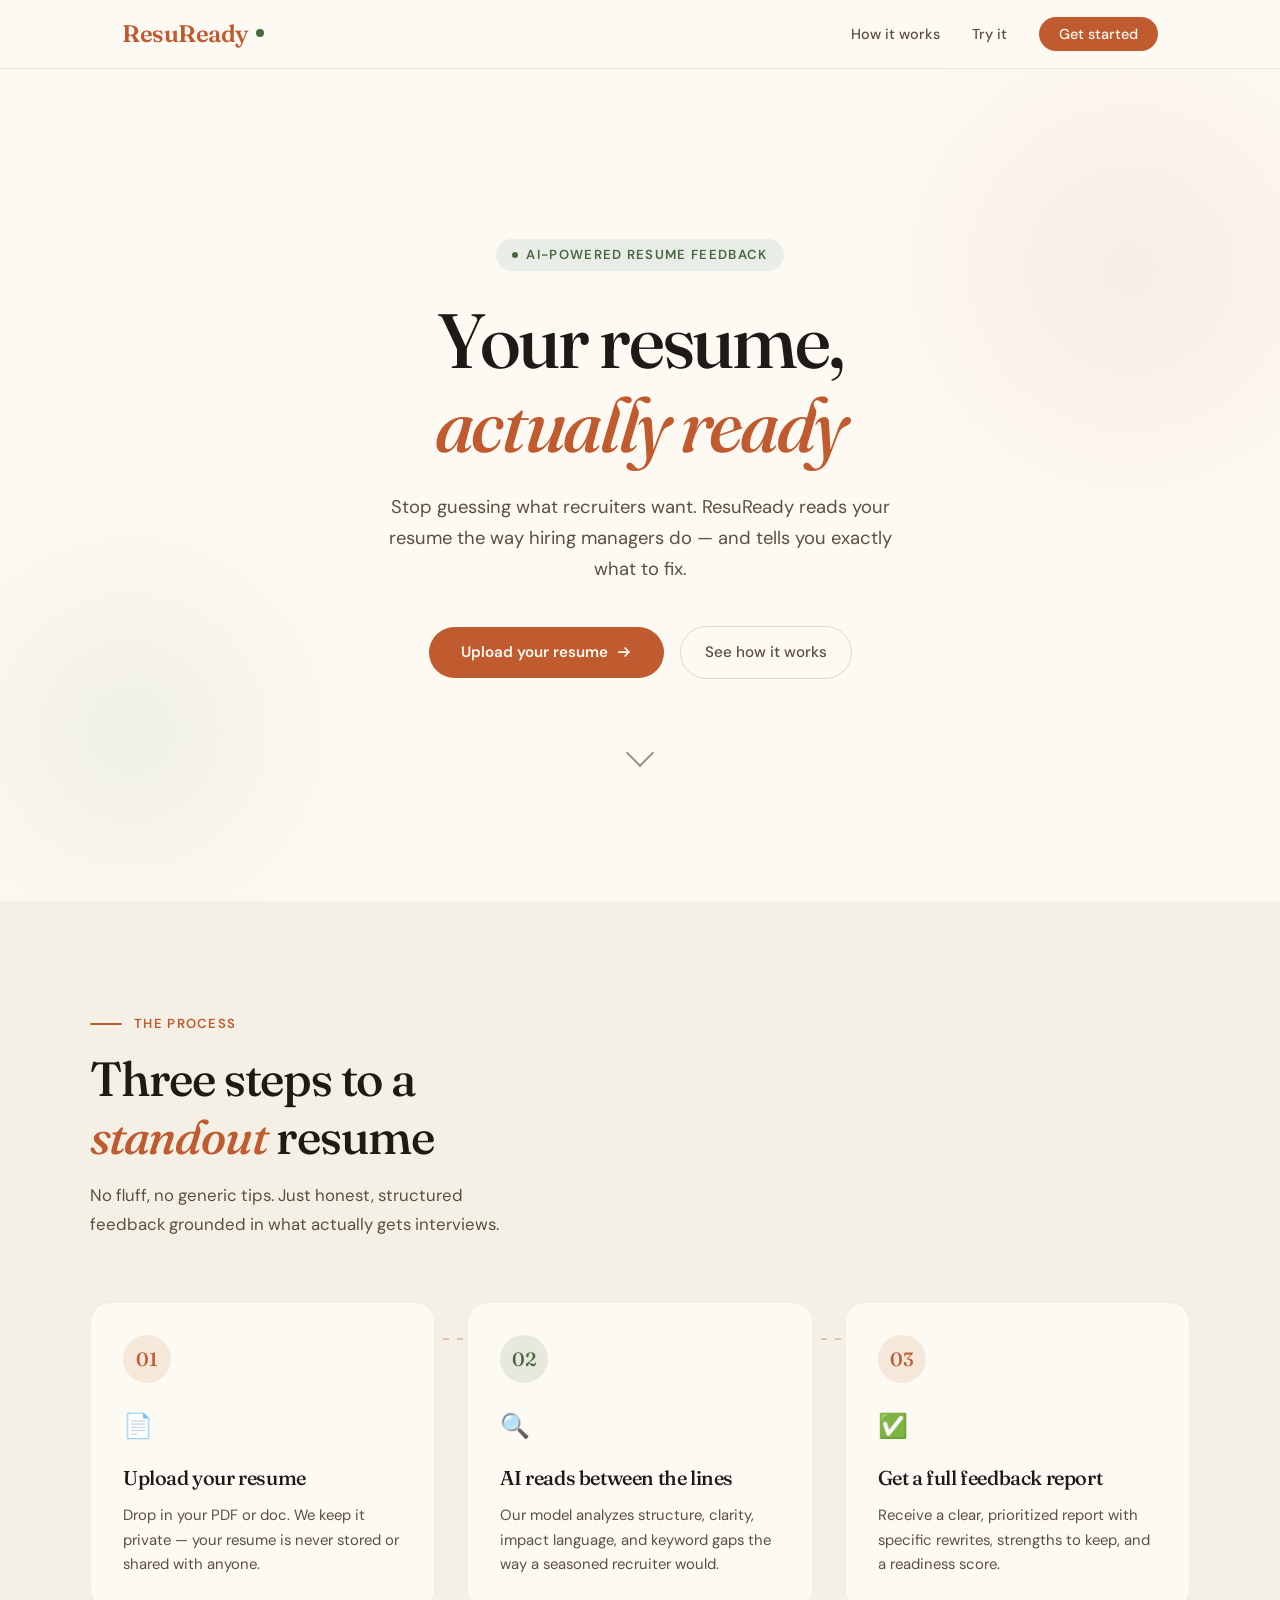
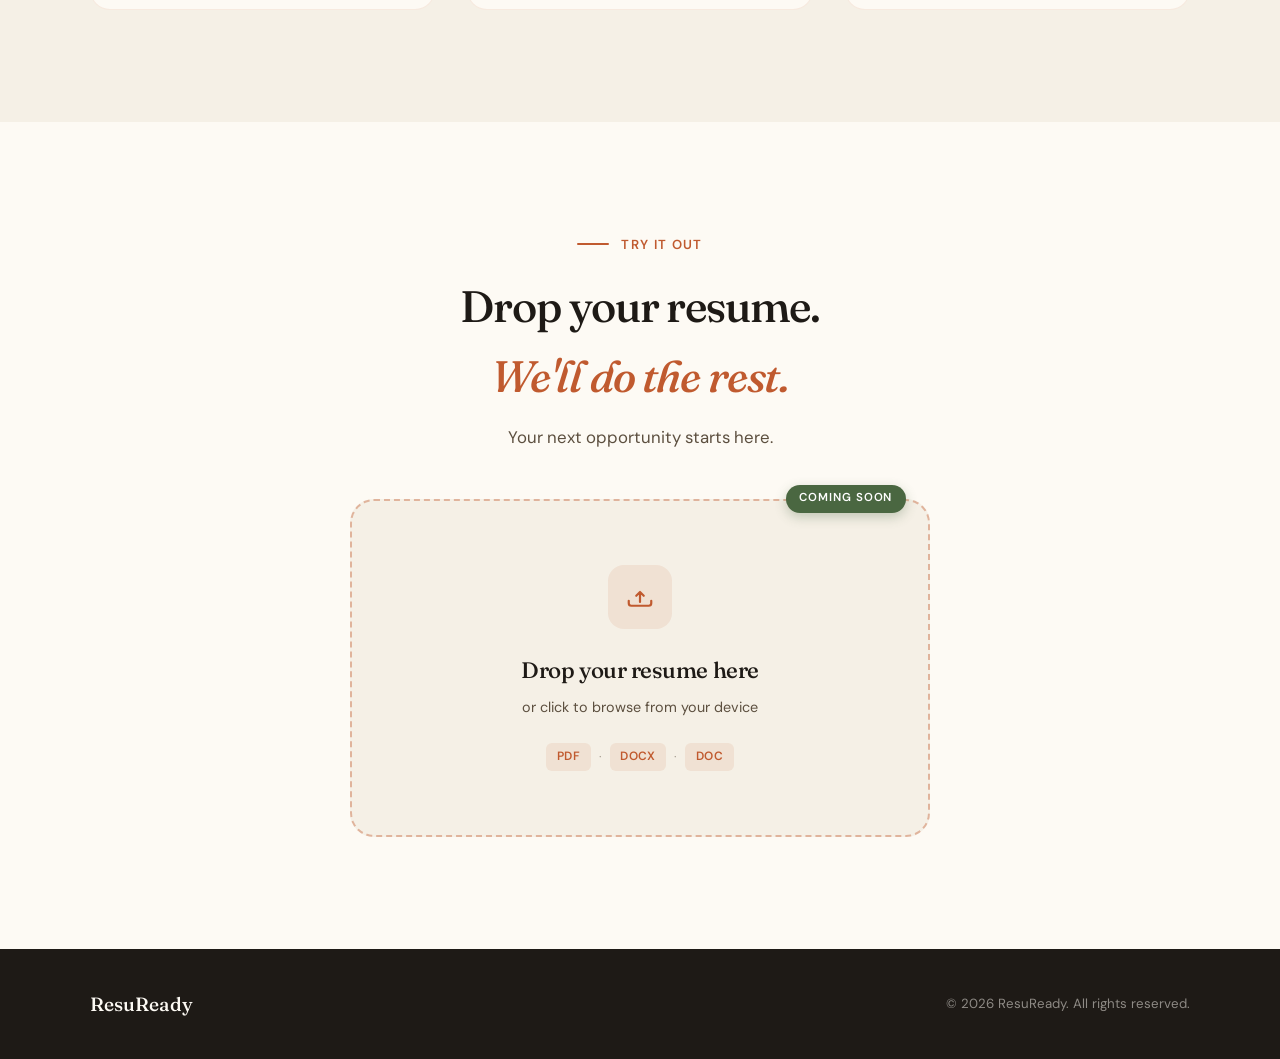
<file: index.html>
<!DOCTYPE html>
<html lang="en">
<head>
  <meta charset="UTF-8" />
  <meta name="viewport" content="width=device-width, initial-scale=1.0" />
  <title>ResuReady</title>
  <link rel="preconnect" href="https://fonts.googleapis.com" />
  <link rel="preconnect" href="https://fonts.gstatic.com" crossorigin />
  <link href="https://fonts.googleapis.com/css2?family=Fraunces:ital,opsz,wght@0,9..144,300;0,9..144,400;0,9..144,500;0,9..144,600;1,9..144,300;1,9..144,400&family=DM+Sans:wght@300;400;500;600&display=swap" rel="stylesheet" />
  <style>
    *, *::before, *::after {
      box-sizing: border-box;
      margin: 0;
      padding: 0;
    }

    :root {
      --terracotta: #C05A2F;
      --terracotta-light: #D4784F;
      --terracotta-dark: #9E4724;
      --cream: #FDFAF4;
      --cream-dark: #F5F0E6;
      --sage: #4A6741;
      --sage-light: #6A8A60;
      --sage-pale: #E8EEE7;
      --ink: #1E1A16;
      --ink-muted: #5C4F3F;
    }

    html {
      scroll-behavior: smooth;
    }

    body {
      font-family: 'DM Sans', sans-serif;
      background-color: var(--cream);
      color: var(--ink);
      line-height: 1.6;
      overflow-x: hidden;
    }

    /* ── NAVBAR ── */
    nav {
      position: sticky;
      top: 0;
      z-index: 100;
      background-color: var(--cream);
      border-bottom: 1px solid rgba(192, 90, 47, 0.15);
      backdrop-filter: blur(8px);
      background-color: rgba(253, 250, 244, 0.92);
    }

    .nav-inner {
      max-width: 1100px;
      margin: 0 auto;
      padding: 0 2rem;
      height: 68px;
      display: flex;
      align-items: center;
      justify-content: space-between;
    }

    .logo {
      font-family: 'Fraunces', serif;
      font-weight: 600;
      font-size: 1.5rem;
      color: var(--terracotta);
      letter-spacing: -0.02em;
      text-decoration: none;
      display: flex;
      align-items: center;
      gap: 0.45rem;
    }

    .logo-dot {
      width: 8px;
      height: 8px;
      background: var(--sage);
      border-radius: 50%;
      display: inline-block;
      margin-bottom: 2px;
    }

    .nav-links {
      display: flex;
      align-items: center;
      gap: 2rem;
      list-style: none;
    }

    .nav-links a {
      font-size: 0.9rem;
      font-weight: 500;
      color: var(--ink-muted);
      text-decoration: none;
      transition: color 0.2s;
    }

    .nav-links a:hover {
      color: var(--terracotta);
    }

    .nav-cta {
      background: var(--terracotta);
      color: var(--cream) !important;
      padding: 0.5rem 1.25rem;
      border-radius: 100px;
      transition: background 0.2s !important;
    }

    .nav-cta:hover {
      background: var(--terracotta-dark) !important;
      color: var(--cream) !important;
    }

    /* ── HERO ── */
    .hero {
      min-height: calc(100vh - 68px);
      display: flex;
      align-items: center;
      justify-content: center;
      text-align: center;
      padding: 6rem 2rem 4rem;
      position: relative;
      overflow: hidden;
    }

    .hero-bg-circle {
      position: absolute;
      border-radius: 50%;
      pointer-events: none;
    }

    .hero-bg-circle-1 {
      width: 600px;
      height: 600px;
      background: radial-gradient(circle, rgba(192,90,47,0.08) 0%, transparent 70%);
      top: -100px;
      right: -150px;
    }

    .hero-bg-circle-2 {
      width: 500px;
      height: 500px;
      background: radial-gradient(circle, rgba(74,103,65,0.07) 0%, transparent 70%);
      bottom: -80px;
      left: -120px;
    }

    .hero-content {
      max-width: 780px;
      position: relative;
      z-index: 1;
    }

    .hero-eyebrow {
      display: inline-flex;
      align-items: center;
      gap: 0.5rem;
      font-size: 0.82rem;
      font-weight: 600;
      letter-spacing: 0.1em;
      text-transform: uppercase;
      color: var(--sage);
      background: var(--sage-pale);
      padding: 0.35rem 1rem;
      border-radius: 100px;
      margin-bottom: 1.75rem;
    }

    .hero-eyebrow-dot {
      width: 6px;
      height: 6px;
      background: var(--sage);
      border-radius: 50%;
    }

    .hero h1 {
      font-family: 'Fraunces', serif;
      font-size: clamp(2.8rem, 6vw, 5rem);
      font-weight: 500;
      line-height: 1.1;
      letter-spacing: -0.03em;
      color: var(--ink);
      margin-bottom: 1.5rem;
    }

    .hero h1 em {
      font-style: italic;
      color: var(--terracotta);
    }

    .hero-sub {
      font-size: 1.15rem;
      color: var(--ink-muted);
      font-weight: 400;
      max-width: 520px;
      margin: 0 auto 2.5rem;
      line-height: 1.7;
    }

    .hero-actions {
      display: flex;
      align-items: center;
      justify-content: center;
      gap: 1rem;
      flex-wrap: wrap;
    }

    .btn-primary {
      background: var(--terracotta);
      color: var(--cream);
      font-family: 'DM Sans', sans-serif;
      font-size: 0.95rem;
      font-weight: 600;
      padding: 0.85rem 2rem;
      border-radius: 100px;
      border: none;
      cursor: pointer;
      text-decoration: none;
      transition: background 0.2s, transform 0.15s;
      display: inline-flex;
      align-items: center;
      gap: 0.5rem;
    }

    .btn-primary:hover {
      background: var(--terracotta-dark);
      transform: translateY(-1px);
    }

    .btn-ghost {
      font-family: 'DM Sans', sans-serif;
      font-size: 0.95rem;
      font-weight: 500;
      color: var(--ink-muted);
      text-decoration: none;
      padding: 0.85rem 1.5rem;
      border-radius: 100px;
      border: 1.5px solid rgba(94, 79, 63, 0.2);
      transition: border-color 0.2s, color 0.2s;
    }

    .btn-ghost:hover {
      border-color: var(--terracotta);
      color: var(--terracotta);
    }

    .hero-scroll-hint {
      margin-top: 4rem;
      display: flex;
      flex-direction: column;
      align-items: center;
      gap: 0.5rem;
      color: var(--ink-muted);
      font-size: 0.8rem;
      opacity: 0.6;
    }

    .scroll-arrow {
      width: 20px;
      height: 20px;
      border-right: 2px solid currentColor;
      border-bottom: 2px solid currentColor;
      transform: rotate(45deg);
      animation: scrollBounce 1.6s ease-in-out infinite;
    }

    @keyframes scrollBounce {
      0%, 100% { transform: rotate(45deg) translateY(0); }
      50% { transform: rotate(45deg) translateY(4px); }
    }

    /* ── HOW IT WORKS ── */
    .how-it-works {
      padding: 7rem 2rem;
      background: var(--cream-dark);
      position: relative;
    }

    .section-inner {
      max-width: 1100px;
      margin: 0 auto;
    }

    .section-label {
      display: flex;
      align-items: center;
      gap: 0.75rem;
      margin-bottom: 1rem;
    }

    .section-label-line {
      width: 32px;
      height: 2px;
      background: var(--terracotta);
      border-radius: 2px;
    }

    .section-label span {
      font-size: 0.82rem;
      font-weight: 600;
      letter-spacing: 0.1em;
      text-transform: uppercase;
      color: var(--terracotta);
    }

    .how-it-works h2 {
      font-family: 'Fraunces', serif;
      font-size: clamp(2rem, 4vw, 3rem);
      font-weight: 500;
      letter-spacing: -0.025em;
      line-height: 1.2;
      margin-bottom: 1rem;
      max-width: 480px;
    }

    .how-it-works h2 em {
      font-style: italic;
      color: var(--terracotta);
    }

    .how-intro {
      color: var(--ink-muted);
      font-size: 1.05rem;
      max-width: 440px;
      margin-bottom: 4rem;
      line-height: 1.7;
    }

    .steps-grid {
      display: grid;
      grid-template-columns: repeat(3, 1fr);
      gap: 2rem;
      position: relative;
    }

    .steps-grid::before {
      content: '';
      position: absolute;
      top: 36px;
      left: calc(16.66% + 1rem);
      right: calc(16.66% + 1rem);
      height: 1.5px;
      background: repeating-linear-gradient(
        90deg,
        var(--terracotta) 0,
        var(--terracotta) 6px,
        transparent 6px,
        transparent 14px
      );
      opacity: 0.3;
    }

    .step-card {
      background: var(--cream);
      border-radius: 20px;
      padding: 2rem;
      border: 1.5px solid rgba(192, 90, 47, 0.1);
      transition: border-color 0.25s, transform 0.25s, box-shadow 0.25s;
      position: relative;
      z-index: 1;
    }

    .step-card:hover {
      border-color: rgba(192, 90, 47, 0.35);
      transform: translateY(-4px);
      box-shadow: 0 12px 40px rgba(192, 90, 47, 0.1);
    }

    .step-number {
      width: 48px;
      height: 48px;
      border-radius: 50%;
      display: flex;
      align-items: center;
      justify-content: center;
      font-family: 'Fraunces', serif;
      font-size: 1.2rem;
      font-weight: 500;
      margin-bottom: 1.5rem;
    }

    .step-card:nth-child(1) .step-number {
      background: rgba(192, 90, 47, 0.12);
      color: var(--terracotta);
    }

    .step-card:nth-child(2) .step-number {
      background: rgba(74, 103, 65, 0.12);
      color: var(--sage);
    }

    .step-card:nth-child(3) .step-number {
      background: rgba(192, 90, 47, 0.12);
      color: var(--terracotta);
    }

    .step-icon {
      font-size: 1.5rem;
      margin-bottom: 1rem;
      display: block;
    }

    .step-card h3 {
      font-family: 'Fraunces', serif;
      font-size: 1.25rem;
      font-weight: 500;
      letter-spacing: -0.02em;
      margin-bottom: 0.6rem;
      color: var(--ink);
    }

    .step-card p {
      font-size: 0.93rem;
      color: var(--ink-muted);
      line-height: 1.65;
    }

    /* ── UPLOAD ── */
    .upload-section {
      padding: 7rem 2rem;
      background: var(--cream);
    }

    .upload-section .section-label {
      justify-content: center;
    }

    .upload-section h2 {
      font-family: 'Fraunces', serif;
      font-size: clamp(2rem, 4vw, 2.75rem);
      font-weight: 500;
      letter-spacing: -0.025em;
      text-align: center;
      margin-bottom: 0.75rem;
    }

    .upload-section h2 em {
      font-style: italic;
      color: var(--terracotta);
    }

    .upload-intro {
      text-align: center;
      color: var(--ink-muted);
      font-size: 1.05rem;
      margin-bottom: 3rem;
    }

    .upload-wrapper {
      max-width: 580px;
      margin: 0 auto;
      position: relative;
    }

    .coming-soon-badge {
      position: absolute;
      top: -14px;
      right: 24px;
      background: var(--sage);
      color: #fff;
      font-size: 0.72rem;
      font-weight: 600;
      letter-spacing: 0.08em;
      text-transform: uppercase;
      padding: 0.3rem 0.85rem;
      border-radius: 100px;
      z-index: 2;
      box-shadow: 0 4px 12px rgba(74, 103, 65, 0.3);
    }

    .upload-area {
      border: 2.5px dashed rgba(192, 90, 47, 0.4);
      border-radius: 24px;
      padding: 4rem 2.5rem;
      text-align: center;
      background: var(--cream-dark);
      transition: border-color 0.25s, background 0.25s;
      cursor: not-allowed;
      position: relative;
    }

    .upload-area-inner {
      pointer-events: none;
    }

    .upload-icon {
      width: 64px;
      height: 64px;
      margin: 0 auto 1.5rem;
      background: rgba(192, 90, 47, 0.1);
      border-radius: 16px;
      display: flex;
      align-items: center;
      justify-content: center;
    }

    .upload-icon svg {
      width: 30px;
      height: 30px;
      stroke: var(--terracotta);
    }

    .upload-area h3 {
      font-family: 'Fraunces', serif;
      font-size: 1.4rem;
      font-weight: 500;
      color: var(--ink);
      margin-bottom: 0.5rem;
      letter-spacing: -0.02em;
    }

    .upload-area p {
      font-size: 0.9rem;
      color: var(--ink-muted);
      margin-bottom: 1.5rem;
    }

    .upload-formats {
      display: flex;
      align-items: center;
      justify-content: center;
      gap: 0.5rem;
      flex-wrap: wrap;
    }

    .format-tag {
      font-size: 0.75rem;
      font-weight: 600;
      color: var(--terracotta);
      background: rgba(192, 90, 47, 0.1);
      padding: 0.25rem 0.65rem;
      border-radius: 6px;
      letter-spacing: 0.04em;
    }

    .upload-divider {
      font-size: 0.8rem;
      color: var(--ink-muted);
      opacity: 0.5;
    }

    /* ── FOOTER ── */
    footer {
      background: var(--ink);
      color: rgba(253, 250, 244, 0.5);
      padding: 2.5rem 2rem;
      text-align: center;
    }

    .footer-inner {
      max-width: 1100px;
      margin: 0 auto;
      display: flex;
      align-items: center;
      justify-content: space-between;
      flex-wrap: wrap;
      gap: 1rem;
    }

    .footer-logo {
      font-family: 'Fraunces', serif;
      font-size: 1.2rem;
      font-weight: 500;
      color: var(--cream);
    }

    .footer-copy {
      font-size: 0.83rem;
    }

    /* ── RESPONSIVE ── */
    @media (max-width: 768px) {
      .nav-links {
        display: none;
      }

      .steps-grid {
        grid-template-columns: 1fr;
        gap: 1.5rem;
      }

      .steps-grid::before {
        display: none;
      }

      .hero {
        padding: 4rem 1.5rem 3rem;
        min-height: auto;
      }

      .footer-inner {
        flex-direction: column;
        text-align: center;
      }
    }
  </style>
</head>
<body>

  <!-- ── NAVBAR ── -->
  <nav>
    <div class="nav-inner">
      <a href="#" class="logo">
        ResuReady<span class="logo-dot"></span>
      </a>
      <ul class="nav-links">
        <li><a href="#how-it-works">How it works</a></li>
        <li><a href="#upload">Try it</a></li>
        <li><a href="#upload" class="nav-cta">Get started</a></li>
      </ul>
    </div>
  </nav>

  <!-- ── HERO ── -->
  <section class="hero">
    <div class="hero-bg-circle hero-bg-circle-1"></div>
    <div class="hero-bg-circle hero-bg-circle-2"></div>

    <div class="hero-content">
      <div class="hero-eyebrow">
        <span class="hero-eyebrow-dot"></span>
        AI-powered resume feedback
      </div>

      <h1>Your resume,<br /><em>actually ready</em></h1>

      <p class="hero-sub">
        Stop guessing what recruiters want. ResuReady reads your resume the way hiring managers do — and tells you exactly what to fix.
      </p>

      <div class="hero-actions">
        <a href="#upload" class="btn-primary">
          Upload your resume
          <svg width="16" height="16" viewBox="0 0 16 16" fill="none" xmlns="http://www.w3.org/2000/svg"><path d="M3 8H13M13 8L9 4M13 8L9 12" stroke="currentColor" stroke-width="1.75" stroke-linecap="round" stroke-linejoin="round"/></svg>
        </a>
        <a href="#how-it-works" class="btn-ghost">See how it works</a>
      </div>

      <div class="hero-scroll-hint">
        <div class="scroll-arrow"></div>
      </div>
    </div>
  </section>

  <!-- ── HOW IT WORKS ── -->
  <section class="how-it-works" id="how-it-works">
    <div class="section-inner">
      <div class="section-label">
        <div class="section-label-line"></div>
        <span>The process</span>
      </div>

      <h2>Three steps to a <em>standout</em> resume</h2>
      <p class="how-intro">
        No fluff, no generic tips. Just honest, structured feedback grounded in what actually gets interviews.
      </p>

      <div class="steps-grid">

        <div class="step-card">
          <div class="step-number">01</div>
          <span class="step-icon">📄</span>
          <h3>Upload your resume</h3>
          <p>Drop in your PDF or doc. We keep it private — your resume is never stored or shared with anyone.</p>
        </div>

        <div class="step-card">
          <div class="step-number">02</div>
          <span class="step-icon">🔍</span>
          <h3>AI reads between the lines</h3>
          <p>Our model analyzes structure, clarity, impact language, and keyword gaps the way a seasoned recruiter would.</p>
        </div>

        <div class="step-card">
          <div class="step-number">03</div>
          <span class="step-icon">✅</span>
          <h3>Get a full feedback report</h3>
          <p>Receive a clear, prioritized report with specific rewrites, strengths to keep, and a readiness score.</p>
        </div>

      </div>
    </div>
  </section>

  <!-- ── UPLOAD ── -->
  <section class="upload-section" id="upload">
    <div class="section-inner">

      <div class="section-label">
        <div class="section-label-line"></div>
        <span>Try it out</span>
      </div>

      <h2>Drop your resume.<br /><em>We'll do the rest.</em></h2>
      <p class="upload-intro">Your next opportunity starts here.</p>

      <div class="upload-wrapper">
        <div class="coming-soon-badge">Coming soon</div>

        <div class="upload-area">
          <div class="upload-area-inner">
            <div class="upload-icon">
              <svg viewBox="0 0 24 24" fill="none" xmlns="http://www.w3.org/2000/svg" stroke-width="1.75" stroke-linecap="round" stroke-linejoin="round">
                <path d="M12 16V8M12 8L9 11M12 8L15 11" />
                <path d="M3 15V17C3 18.1046 3.89543 19 5 19H19C20.1046 19 21 18.1046 21 17V15" />
              </svg>
            </div>

            <h3>Drop your resume here</h3>
            <p>or click to browse from your device</p>

            <div class="upload-formats">
              <span class="format-tag">PDF</span>
              <span class="upload-divider">·</span>
              <span class="format-tag">DOCX</span>
              <span class="upload-divider">·</span>
              <span class="format-tag">DOC</span>
            </div>
          </div>
        </div>
      </div>

    </div>
  </section>

  <!-- ── FOOTER ── -->
  <footer>
    <div class="footer-inner">
      <div class="footer-logo">ResuReady</div>
      <div class="footer-copy">© 2026 ResuReady. All rights reserved.</div>
    </div>
  </footer>

</body>
</html>
</file>
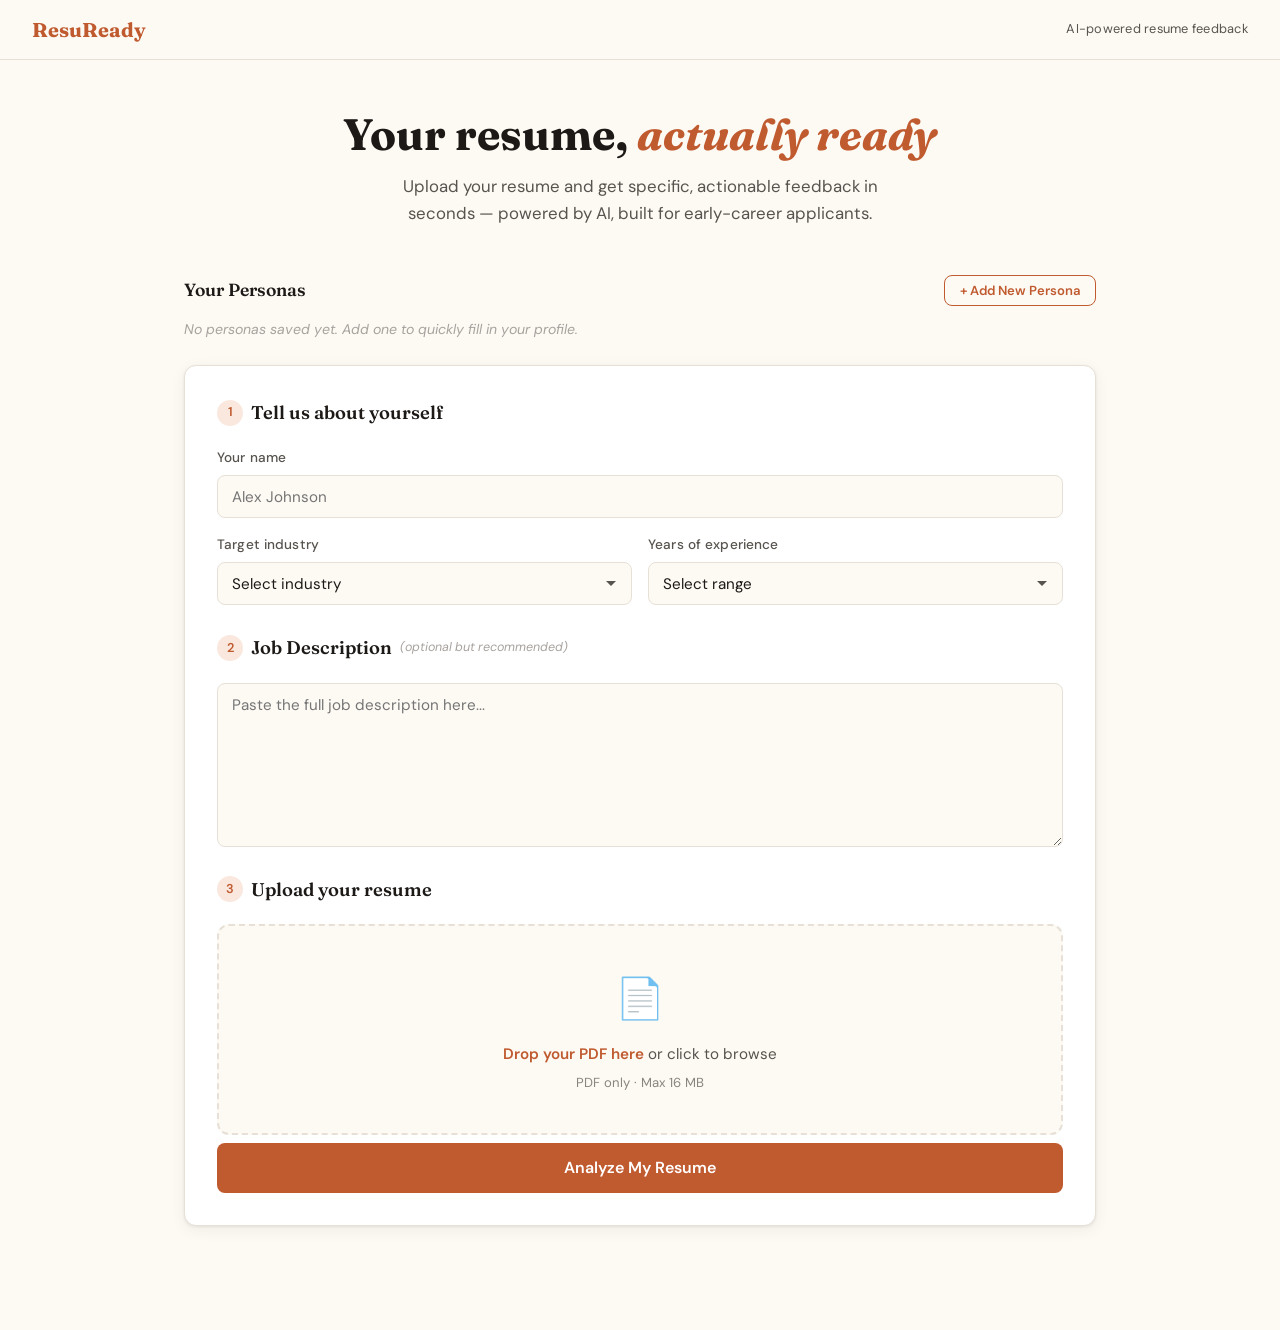
<file: templates/index.html>
<!DOCTYPE html>
<html lang="en">
<head>
  <meta charset="UTF-8" />
  <meta name="viewport" content="width=device-width, initial-scale=1.0" />
  <title>ResuReady — AI Resume Feedback</title>
  <link rel="stylesheet" href="/static/style.css" />
</head>
<body>

  <nav>
    <a href="/" class="nav-logo">ResuReady</a>
    <span class="nav-tagline">AI-powered resume feedback</span>
  </nav>

  <main>

    <div class="hero">
      <h1>Your resume, <em>actually ready</em></h1>
      <p>Upload your resume and get specific, actionable feedback in seconds — powered by AI, built for early-career applicants.</p>
    </div>

    <div id="error-banner" class="error-banner" role="alert"></div>

    <!-- Personas -->
    <div class="personas-section" id="personas-section">
      <div class="personas-header">
        <h2 class="personas-title">Your Personas</h2>
        <button class="btn-add-persona" id="btn-add-persona" type="button">+ Add New Persona</button>
      </div>
      <div id="personas-list" class="personas-list">
        <p class="personas-empty" id="personas-empty">No personas saved yet. Add one to quickly fill in your profile.</p>
      </div>
    </div>

    <!-- Persona Modal -->
    <div class="modal-overlay" id="persona-modal">
      <div class="modal-card">
        <div class="modal-header">
          <h3 class="modal-title">Add New Persona</h3>
          <button class="modal-close" id="modal-close" type="button">×</button>
        </div>
        <div class="form-group">
          <label for="persona-name">Persona name</label>
          <input type="text" id="persona-name" placeholder="e.g. Finance Analyst" />
        </div>
        <div class="form-group" style="margin-top:0.75rem;">
          <label for="persona-industry">Target industry</label>
          <select id="persona-industry">
            <option value="" disabled selected>Select industry</option>
            <option value="Technology">Technology</option>
            <option value="Finance">Finance</option>
            <option value="Consulting">Consulting</option>
            <option value="Marketing">Marketing</option>
            <option value="Healthcare">Healthcare</option>
            <option value="Other">Other</option>
          </select>
        </div>
        <div class="form-group" style="margin-top:0.75rem;">
          <label for="persona-experience">Years of experience</label>
          <select id="persona-experience">
            <option value="" disabled selected>Select range</option>
            <option value="0-1">0–1 years</option>
            <option value="1-3">1–3 years</option>
            <option value="3-5">3–5 years</option>
            <option value="5+">5+ years</option>
          </select>
        </div>
        <div class="form-group" style="margin-top:0.75rem;">
          <label for="persona-prefs">Custom preferences <span class="step-optional">(optional)</span></label>
          <textarea id="persona-prefs" rows="3" placeholder="e.g. Focus on quantifiable achievements, targeting FAANG companies..."></textarea>
        </div>
        <div class="modal-actions">
          <button class="btn-modal-cancel" id="modal-cancel" type="button">Cancel</button>
          <button class="btn-modal-save" id="modal-save" type="button">Save Persona</button>
        </div>
      </div>
    </div>

    <div class="card">
      <form id="resume-form" novalidate>

        <div class="card-title">
          <span class="step-num">1</span>
          Tell us about yourself
        </div>

        <div class="form-grid">
          <div class="form-group full">
            <label for="name">Your name</label>
            <input type="text" id="name" name="name" placeholder="Alex Johnson" autocomplete="name" required />
          </div>

          <div class="form-group">
            <label for="industry">Target industry</label>
            <select id="industry" name="industry" required>
              <option value="" disabled selected>Select industry</option>
              <option value="Technology">Technology</option>
              <option value="Finance">Finance</option>
              <option value="Consulting">Consulting</option>
              <option value="Marketing">Marketing</option>
              <option value="Healthcare">Healthcare</option>
              <option value="Other">Other</option>
            </select>
          </div>

          <div class="form-group">
            <label for="years_of_experience">Years of experience</label>
            <select id="years_of_experience" name="years_of_experience" required>
              <option value="" disabled selected>Select range</option>
              <option value="0-1">0–1 years</option>
              <option value="1-3">1–3 years</option>
              <option value="3-5">3–5 years</option>
              <option value="5+">5+ years</option>
            </select>
          </div>
        </div>

        <div class="card-title" style="margin-top: 1.75rem;">
          <span class="step-num">2</span>
          Job Description <span class="step-optional">(optional but recommended)</span>
        </div>

        <div class="form-group">
          <textarea id="job_description" name="job_description" rows="6" placeholder="Paste the full job description here..."></textarea>
        </div>

        <div class="card-title" style="margin-top: 1.75rem;">
          <span class="step-num">3</span>
          Upload your resume
        </div>

        <div class="drop-zone" id="drop-zone">
          <input type="file" id="resume-file" name="resume" accept=".pdf" required />
          <span class="drop-icon">📄</span>
          <p><strong>Drop your PDF here</strong> or click to browse</p>
          <p style="font-size: 0.82rem; margin-top: 0.35rem; opacity: 0.7;">PDF only · Max 16 MB</p>
          <div class="file-selected" id="file-selected-label"></div>
        </div>

        <button type="submit" class="btn-submit" id="submit-btn">Analyze My Resume</button>

      </form>
    </div>

    <div class="loading-state" id="loading-state">
      <div class="spinner"></div>
      <p>Analyzing your resume…<br />This usually takes 15–30 seconds.</p>
    </div>

    <div id="results"></div>

  </main>

  <script src="/static/script.js"></script>
</body>
</html>
</file>
<file: static/style.css>
@import url('https://fonts.googleapis.com/css2?family=Fraunces:ital,opsz,wght@0,9..144,400;0,9..144,600;0,9..144,700;1,9..144,400&family=DM+Sans:wght@400;500;600&display=swap');

*, *::before, *::after { box-sizing: border-box; margin: 0; padding: 0; }

:root {
  --terracotta: #C05A2F;
  --terracotta-light: #E8795A;
  --terracotta-bg: #FAE8DF;
  --cream: #FDFAF4;
  --cream-dark: #F5EFE3;
  --sage: #4A6741;
  --sage-light: #6B9460;
  --sage-bg: #E4EDE3;
  --ink: #1C1917;
  --ink-muted: #57534E;
  --ink-faint: #A8A29E;
  --white: #FFFFFF;
  --border: #E7E0D6;
  --shadow: 0 1px 3px rgba(28, 25, 23, 0.08), 0 4px 16px rgba(28, 25, 23, 0.06);
  --shadow-lg: 0 4px 6px rgba(28, 25, 23, 0.06), 0 12px 32px rgba(28, 25, 23, 0.10);
  --radius: 12px;
  --radius-sm: 8px;
}

html { scroll-behavior: smooth; }

body {
  font-family: 'DM Sans', sans-serif;
  background: var(--cream);
  color: var(--ink);
  min-height: 100vh;
  line-height: 1.6;
}

/* ── NAV ── */
nav {
  position: sticky;
  top: 0;
  z-index: 100;
  background: rgba(253, 250, 244, 0.92);
  backdrop-filter: blur(12px);
  border-bottom: 1px solid var(--border);
  padding: 0 2rem;
  height: 60px;
  display: flex;
  align-items: center;
  justify-content: space-between;
}

.nav-logo {
  font-family: 'Fraunces', serif;
  font-size: 1.25rem;
  font-weight: 700;
  color: var(--terracotta);
  text-decoration: none;
}

.nav-tagline {
  font-size: 0.8rem;
  color: var(--ink-muted);
  letter-spacing: 0.02em;
}

/* ── MAIN LAYOUT ── */
main {
  max-width: 760px;
  margin: 0 auto;
  padding: 3rem 1.5rem 5rem;
}

/* ── HERO ── */
.hero {
  text-align: center;
  margin-bottom: 3rem;
}

.hero h1 {
  font-family: 'Fraunces', serif;
  font-size: clamp(2rem, 5vw, 2.75rem);
  font-weight: 700;
  color: var(--ink);
  line-height: 1.2;
  margin-bottom: 0.75rem;
}

.hero h1 em {
  color: var(--terracotta);
  font-style: italic;
}

.hero p {
  font-size: 1.05rem;
  color: var(--ink-muted);
  max-width: 500px;
  margin: 0 auto;
}

/* ── CARD ── */
.card {
  background: var(--white);
  border: 1px solid var(--border);
  border-radius: var(--radius);
  padding: 2rem;
  box-shadow: var(--shadow);
  margin-bottom: 1.5rem;
}

.card-title {
  font-family: 'Fraunces', serif;
  font-size: 1.15rem;
  font-weight: 600;
  color: var(--ink);
  margin-bottom: 1.25rem;
  display: flex;
  align-items: center;
  gap: 0.5rem;
}

.card-title .step-num {
  width: 26px;
  height: 26px;
  border-radius: 50%;
  background: var(--terracotta-bg);
  color: var(--terracotta);
  font-family: 'DM Sans', sans-serif;
  font-size: 0.8rem;
  font-weight: 600;
  display: inline-flex;
  align-items: center;
  justify-content: center;
  flex-shrink: 0;
}

/* ── FORM ── */
.form-grid {
  display: grid;
  grid-template-columns: 1fr 1fr;
  gap: 1rem;
}

.form-group {
  display: flex;
  flex-direction: column;
  gap: 0.4rem;
}

.form-group.full { grid-column: 1 / -1; }

label {
  font-size: 0.85rem;
  font-weight: 500;
  color: var(--ink-muted);
  letter-spacing: 0.01em;
}

input[type="text"],
select {
  width: 100%;
  padding: 0.65rem 0.9rem;
  border: 1.5px solid var(--border);
  border-radius: var(--radius-sm);
  font-family: 'DM Sans', sans-serif;
  font-size: 0.95rem;
  color: var(--ink);
  background: var(--cream);
  transition: border-color 0.15s, box-shadow 0.15s;
  appearance: none;
  -webkit-appearance: none;
}

select {
  background-image: url("data:image/svg+xml,%3Csvg xmlns='http://www.w3.org/2000/svg' width='12' height='12' viewBox='0 0 12 12'%3E%3Cpath fill='%2357534E' d='M6 8L1 3h10z'/%3E%3C/svg%3E");
  background-repeat: no-repeat;
  background-position: right 0.9rem center;
  padding-right: 2.5rem;
}

input[type="text"]:focus,
select:focus {
  outline: none;
  border-color: var(--terracotta);
  box-shadow: 0 0 0 3px rgba(192, 90, 47, 0.12);
}

/* ── DROP ZONE ── */
.drop-zone {
  border: 2px dashed var(--border);
  border-radius: var(--radius);
  padding: 2.5rem 1.5rem;
  text-align: center;
  cursor: pointer;
  transition: border-color 0.2s, background 0.2s;
  background: var(--cream);
  position: relative;
}

.drop-zone:hover,
.drop-zone.drag-over {
  border-color: var(--terracotta);
  background: var(--terracotta-bg);
}

.drop-zone input[type="file"] {
  position: absolute;
  inset: 0;
  opacity: 0;
  cursor: pointer;
  width: 100%;
  height: 100%;
}

.drop-icon {
  font-size: 2.5rem;
  margin-bottom: 0.75rem;
  display: block;
}

.drop-zone p {
  color: var(--ink-muted);
  font-size: 0.95rem;
}

.drop-zone strong {
  color: var(--terracotta);
  font-weight: 600;
}

.file-selected {
  margin-top: 0.75rem;
  font-size: 0.85rem;
  color: var(--sage);
  font-weight: 500;
  display: none;
}

/* ── SUBMIT BUTTON ── */
.btn-submit {
  width: 100%;
  padding: 0.9rem 1.5rem;
  background: var(--terracotta);
  color: var(--white);
  border: none;
  border-radius: var(--radius-sm);
  font-family: 'DM Sans', sans-serif;
  font-size: 1rem;
  font-weight: 600;
  cursor: pointer;
  transition: background 0.2s, transform 0.1s;
  margin-top: 0.5rem;
}

.btn-submit:hover { background: #A84D25; }
.btn-submit:active { transform: scale(0.99); }
.btn-submit:disabled { background: var(--ink-faint); cursor: not-allowed; transform: none; }

/* ── LOADING ── */
.loading-state {
  display: none;
  text-align: center;
  padding: 3rem 1rem;
}

.spinner {
  width: 40px;
  height: 40px;
  border: 3px solid var(--border);
  border-top-color: var(--terracotta);
  border-radius: 50%;
  animation: spin 0.8s linear infinite;
  margin: 0 auto 1rem;
}

@keyframes spin { to { transform: rotate(360deg); } }

.loading-state p {
  color: var(--ink-muted);
  font-size: 0.95rem;
}

/* ── ERROR ── */
.error-banner {
  display: none;
  background: #FEF2F2;
  border: 1px solid #FECACA;
  border-radius: var(--radius-sm);
  padding: 0.9rem 1.1rem;
  color: #B91C1C;
  font-size: 0.9rem;
  margin-bottom: 1rem;
}

/* ── RESULTS ── */
#results { display: none; }

.results-header {
  display: flex;
  align-items: center;
  gap: 1rem;
  margin-bottom: 2rem;
  flex-wrap: wrap;
}

.results-header h2 {
  font-family: 'Fraunces', serif;
  font-size: 1.5rem;
  font-weight: 700;
  color: var(--ink);
}

.rating-badge {
  display: inline-flex;
  align-items: center;
  padding: 0.35rem 1rem;
  border-radius: 99px;
  font-size: 0.9rem;
  font-weight: 600;
  letter-spacing: 0.02em;
}

.rating-badge.strong { background: var(--sage-bg); color: var(--sage); }
.rating-badge.average { background: #FEF9C3; color: #854D0E; }
.rating-badge.needs-work { background: var(--terracotta-bg); color: var(--terracotta); }

.summary-text {
  color: var(--ink-muted);
  font-size: 0.98rem;
  line-height: 1.65;
  margin-bottom: 2rem;
  padding: 1.25rem;
  background: var(--cream-dark);
  border-radius: var(--radius-sm);
  border-left: 3px solid var(--terracotta);
}

/* ── SECTION FEEDBACK ── */
.section-title {
  font-family: 'Fraunces', serif;
  font-size: 1.1rem;
  font-weight: 600;
  color: var(--ink);
  margin-bottom: 1rem;
}

.section-cards {
  display: grid;
  gap: 0.75rem;
  margin-bottom: 2rem;
}

.section-card {
  background: var(--cream);
  border: 1px solid var(--border);
  border-radius: var(--radius-sm);
  padding: 1rem 1.1rem;
}

.section-card-header {
  display: flex;
  align-items: center;
  justify-content: space-between;
  margin-bottom: 0.4rem;
}

.section-name {
  font-weight: 600;
  font-size: 0.95rem;
  color: var(--ink);
}

.score-pill {
  font-size: 0.75rem;
  font-weight: 600;
  padding: 0.2rem 0.65rem;
  border-radius: 99px;
}

.score-pill.strong { background: var(--sage-bg); color: var(--sage); }
.score-pill.average { background: #FEF9C3; color: #854D0E; }
.score-pill.needs-work { background: var(--terracotta-bg); color: var(--terracotta); }

.section-card p {
  font-size: 0.88rem;
  color: var(--ink-muted);
  line-height: 1.55;
}

/* ── KEYWORDS ── */
.keywords-grid {
  display: grid;
  grid-template-columns: 1fr 1fr;
  gap: 1rem;
  margin-bottom: 2rem;
}

.keyword-group h4 {
  font-size: 0.82rem;
  font-weight: 600;
  letter-spacing: 0.06em;
  text-transform: uppercase;
  color: var(--ink-muted);
  margin-bottom: 0.6rem;
}

.keyword-pills {
  display: flex;
  flex-wrap: wrap;
  gap: 0.4rem;
}

.pill {
  display: inline-block;
  padding: 0.25rem 0.7rem;
  border-radius: 99px;
  font-size: 0.8rem;
  font-weight: 500;
}

.pill.present { background: var(--sage-bg); color: var(--sage); }
.pill.missing { background: var(--terracotta-bg); color: var(--terracotta); }

/* ── REWRITES ── */
.rewrites-list {
  display: grid;
  gap: 1rem;
  margin-bottom: 2rem;
}

.rewrite-item {
  border: 1px solid var(--border);
  border-radius: var(--radius-sm);
  overflow: hidden;
}

.rewrite-row {
  padding: 0.85rem 1.1rem;
  font-size: 0.875rem;
  line-height: 1.5;
  display: flex;
  gap: 0.75rem;
  align-items: flex-start;
}

.rewrite-row.before {
  background: #FEF2F2;
  border-bottom: 1px solid var(--border);
  color: #7F1D1D;
}

.rewrite-row.after {
  background: #F0FDF4;
  color: #14532D;
}

.rewrite-label {
  font-size: 0.7rem;
  font-weight: 700;
  letter-spacing: 0.06em;
  text-transform: uppercase;
  opacity: 0.7;
  flex-shrink: 0;
  padding-top: 0.1rem;
}

/* ── TOP PRIORITIES ── */
.priorities-list {
  display: grid;
  gap: 0.75rem;
}

.priority-item {
  display: flex;
  align-items: flex-start;
  gap: 1rem;
  padding: 1rem 1.1rem;
  background: var(--cream-dark);
  border-radius: var(--radius-sm);
  border: 1px solid var(--border);
}

.priority-num {
  width: 28px;
  height: 28px;
  border-radius: 50%;
  background: var(--terracotta);
  color: var(--white);
  font-size: 0.85rem;
  font-weight: 700;
  display: flex;
  align-items: center;
  justify-content: center;
  flex-shrink: 0;
}

.priority-item p {
  font-size: 0.92rem;
  color: var(--ink);
  line-height: 1.55;
  padding-top: 0.15rem;
}

/* ── RESTART BUTTON ── */
.btn-restart {
  display: inline-flex;
  align-items: center;
  gap: 0.4rem;
  margin-top: 2rem;
  padding: 0.65rem 1.25rem;
  background: transparent;
  color: var(--ink-muted);
  border: 1.5px solid var(--border);
  border-radius: var(--radius-sm);
  font-family: 'DM Sans', sans-serif;
  font-size: 0.9rem;
  font-weight: 500;
  cursor: pointer;
  transition: border-color 0.15s, color 0.15s;
}

.btn-restart:hover {
  border-color: var(--ink-muted);
  color: var(--ink);
}

/* ── RESPONSIVE ── */
@media (max-width: 540px) {
  .form-grid { grid-template-columns: 1fr; }
  .form-group.full { grid-column: 1; }
  .keywords-grid { grid-template-columns: 1fr; }
  .card { padding: 1.5rem 1.25rem; }
  main { padding: 2rem 1rem 4rem; }
  .ab-grid { grid-template-columns: 1fr; }
  .preference-buttons { flex-direction: column; align-items: center; }
}

/* ── STEP OPTIONAL LABEL ── */
.step-optional {
  font-family: 'DM Sans', sans-serif;
  font-size: 0.78rem;
  font-weight: 400;
  color: var(--ink-faint);
  font-style: italic;
}

/* ── TEXTAREA ── */
textarea {
  width: 100%;
  padding: 0.65rem 0.9rem;
  border: 1.5px solid var(--border);
  border-radius: var(--radius-sm);
  font-family: 'DM Sans', sans-serif;
  font-size: 0.95rem;
  color: var(--ink);
  background: var(--cream);
  transition: border-color 0.15s, box-shadow 0.15s;
  resize: vertical;
  min-height: 130px;
  line-height: 1.55;
}

textarea:focus {
  outline: none;
  border-color: var(--terracotta);
  box-shadow: 0 0 0 3px rgba(192, 90, 47, 0.12);
}

/* ── PERSONAS ── */
.personas-section {
  margin-bottom: 1.5rem;
}

.personas-header {
  display: flex;
  align-items: center;
  justify-content: space-between;
  margin-bottom: 0.75rem;
}

.personas-title {
  font-family: 'Fraunces', serif;
  font-size: 1.1rem;
  font-weight: 600;
  color: var(--ink);
}

.btn-add-persona {
  padding: 0.4rem 0.9rem;
  background: transparent;
  color: var(--terracotta);
  border: 1.5px solid var(--terracotta);
  border-radius: var(--radius-sm);
  font-family: 'DM Sans', sans-serif;
  font-size: 0.82rem;
  font-weight: 600;
  cursor: pointer;
  transition: background 0.15s;
}

.btn-add-persona:hover { background: var(--terracotta-bg); }

.personas-list {
  display: flex;
  flex-wrap: wrap;
  gap: 0.6rem;
}

.personas-empty {
  font-size: 0.88rem;
  color: var(--ink-faint);
  font-style: italic;
}

.persona-card {
  display: flex;
  align-items: center;
  gap: 1rem;
  padding: 0.65rem 1rem;
  background: var(--white);
  border: 1px solid var(--border);
  border-radius: var(--radius-sm);
  box-shadow: var(--shadow);
}

.persona-info {
  display: flex;
  flex-direction: column;
  gap: 0.1rem;
}

.persona-name-label {
  font-weight: 600;
  font-size: 0.9rem;
  color: var(--ink);
}

.persona-meta {
  font-size: 0.78rem;
  color: var(--ink-muted);
}

.persona-actions {
  display: flex;
  align-items: center;
  gap: 0.4rem;
  flex-shrink: 0;
}

.btn-use-persona {
  padding: 0.28rem 0.7rem;
  background: var(--terracotta);
  color: var(--white);
  border: none;
  border-radius: var(--radius-sm);
  font-family: 'DM Sans', sans-serif;
  font-size: 0.78rem;
  font-weight: 600;
  cursor: pointer;
  transition: background 0.15s;
}

.btn-use-persona:hover { background: #A84D25; }

.btn-delete-persona {
  width: 22px;
  height: 22px;
  display: flex;
  align-items: center;
  justify-content: center;
  background: transparent;
  color: var(--ink-faint);
  border: 1px solid var(--border);
  border-radius: 50%;
  font-size: 0.95rem;
  cursor: pointer;
  transition: color 0.15s, border-color 0.15s;
  padding: 0;
  line-height: 1;
}

.btn-delete-persona:hover { color: #B91C1C; border-color: #FECACA; }

/* ── PERSONA MODAL ── */
.modal-overlay {
  display: none;
  position: fixed;
  inset: 0;
  background: rgba(28, 25, 23, 0.5);
  align-items: center;
  justify-content: center;
  z-index: 200;
  padding: 1.5rem;
}

.modal-overlay.open { display: flex; }

.modal-card {
  background: var(--white);
  border-radius: var(--radius);
  padding: 1.75rem;
  width: 100%;
  max-width: 460px;
  box-shadow: var(--shadow-lg);
}

.modal-header {
  display: flex;
  align-items: center;
  justify-content: space-between;
  margin-bottom: 1.25rem;
}

.modal-title {
  font-family: 'Fraunces', serif;
  font-size: 1.1rem;
  font-weight: 600;
  color: var(--ink);
}

.modal-close {
  background: transparent;
  border: none;
  font-size: 1.5rem;
  color: var(--ink-faint);
  cursor: pointer;
  line-height: 1;
  padding: 0;
  transition: color 0.15s;
}

.modal-close:hover { color: var(--ink); }

.modal-actions {
  display: flex;
  justify-content: flex-end;
  gap: 0.75rem;
  margin-top: 1.25rem;
}

.btn-modal-cancel {
  padding: 0.6rem 1.1rem;
  background: transparent;
  color: var(--ink-muted);
  border: 1.5px solid var(--border);
  border-radius: var(--radius-sm);
  font-family: 'DM Sans', sans-serif;
  font-size: 0.9rem;
  font-weight: 500;
  cursor: pointer;
  transition: border-color 0.15s;
}

.btn-modal-cancel:hover { border-color: var(--ink-muted); }

.btn-modal-save {
  padding: 0.6rem 1.25rem;
  background: var(--terracotta);
  color: var(--white);
  border: none;
  border-radius: var(--radius-sm);
  font-family: 'DM Sans', sans-serif;
  font-size: 0.9rem;
  font-weight: 600;
  cursor: pointer;
  transition: background 0.15s;
}

.btn-modal-save:hover { background: #A84D25; }

/* ── A/B COMPARISON ── */
main { max-width: 960px; }

.ab-grid {
  display: grid;
  grid-template-columns: 1fr 1fr;
  gap: 1.5rem;
  margin-bottom: 2rem;
}

.ab-col-wrap { min-width: 0; }

.ab-col-header {
  margin-bottom: 1.25rem;
  padding-bottom: 0.75rem;
  border-bottom: 2px solid var(--border);
}

.ab-col-title {
  font-family: 'Fraunces', serif;
  font-size: 1rem;
  font-weight: 600;
  color: var(--ink);
  margin-bottom: 0.2rem;
}

.ab-col-subtitle {
  font-size: 0.78rem;
  color: var(--ink-faint);
}

.col-rating-row { margin-bottom: 0.75rem; }

/* ── PREFERENCE VOTING ── */
.preference-section {
  text-align: center;
  padding: 1.5rem;
  background: var(--cream-dark);
  border-radius: var(--radius-sm);
  border: 1px solid var(--border);
  margin-bottom: 1.5rem;
}

.preference-prompt {
  font-weight: 600;
  font-size: 1rem;
  color: var(--ink);
  margin-bottom: 1rem;
}

.preference-buttons {
  display: flex;
  justify-content: center;
  gap: 1rem;
}

.btn-preference {
  padding: 0.65rem 1.5rem;
  background: var(--white);
  color: var(--ink);
  border: 1.5px solid var(--border);
  border-radius: var(--radius-sm);
  font-family: 'DM Sans', sans-serif;
  font-size: 0.95rem;
  font-weight: 500;
  cursor: pointer;
  transition: border-color 0.15s, background 0.15s, color 0.15s;
}

.btn-preference:hover {
  border-color: var(--terracotta);
  background: var(--terracotta-bg);
  color: var(--terracotta);
}

.preference-confirmed {
  color: var(--sage);
  font-weight: 500;
  font-size: 0.95rem;
}
</file>
